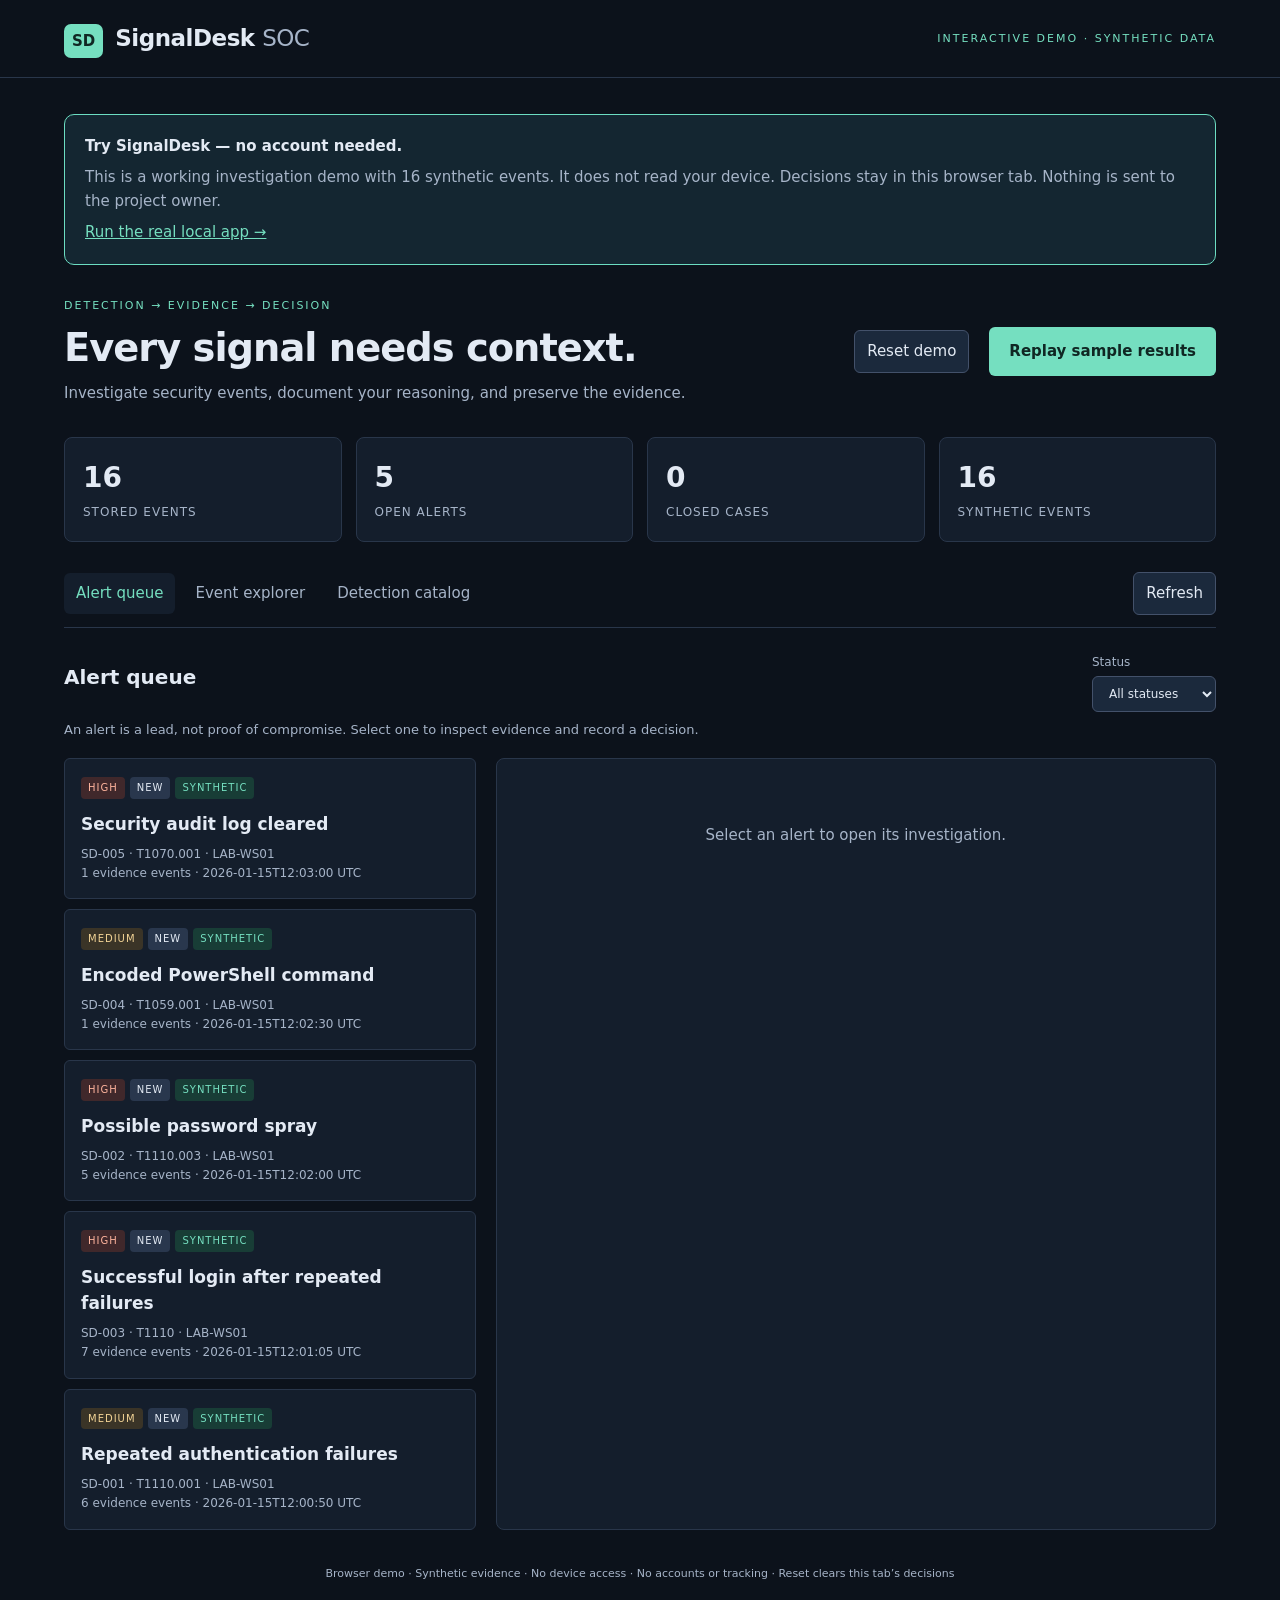
<file: index.html>
<!doctype html>
<html lang="en"><head><meta charset="utf-8"><meta name="viewport" content="width=device-width,initial-scale=1"><title>SignalDesk SOC</title><link rel="stylesheet" href="./style.css"><script src="./seed.js" defer></script><script src="./demo.js" defer></script><script src="./app.js" defer></script></head>
<body><header><div><span class="mark">SD</span><strong>SignalDesk <span>SOC</span></strong></div><span class="local">INTERACTIVE DEMO · SYNTHETIC DATA</span></header>
<main><section class="demo-notice"><strong>Try SignalDesk — no account needed.</strong><p>This is a working investigation demo with 16 synthetic events. It does not read your device. Decisions stay in this browser tab. Nothing is sent to the project owner.</p><a href="https://github.com/ManOfCulture2003/signaldesk-soc/tree/secure-local-and-demo-nov08#quick-start" target="_blank" rel="noopener">Run the real local app →</a></section><section class="intro"><div><p class="eyebrow">DETECTION → EVIDENCE → DECISION</p><h1>Every signal needs context.</h1><p>Investigate security events, document your reasoning, and preserve the evidence.</p></div><button id="lock" type="button">Reset demo</button><button id="detect">Replay sample results</button></section>
<div id="message" role="status" aria-live="polite"></div><section id="stats" class="stats" aria-label="Investigation statistics"></section>
<div class="toolbar"><nav aria-label="Workspace"><button class="active" id="tab-alerts">Alert queue</button><button id="tab-events">Event explorer</button><button id="tab-rules">Detection catalog</button></nav><button id="refresh">Refresh</button></div>
<section id="alerts"><div class="section-title"><h2>Alert queue</h2><label>Status <select id="status-filter"><option value="">All statuses</option><option>new</option><option>investigating</option><option>closed</option></select></label></div><p class="hint">An alert is a lead, not proof of compromise. Select one to inspect evidence and record a decision.</p><div class="split"><div id="alert-list" class="cards"></div><aside id="case"><p class="empty">Select an alert to open its investigation.</p></aside></div></section>
<section id="events" hidden><h2>Event explorer</h2><form id="search"><label>Host <input name="host" placeholder="Exact host"></label><label>User <input name="user" placeholder="Exact user"></label><label>Source IP <input name="src_ip" placeholder="Exact IP"></label><label>Kind <select name="kind"><option value="">All kinds</option><option>auth_failure</option><option>auth_success</option><option>process_start</option><option>audit_cleared</option></select></label><button>Search</button></form><p id="event-count"></p><div id="event-table" class="scroll"></div><div class="pager"><button id="prev">Previous</button><button id="next">Next</button></div></section>
<section id="rules" hidden><h2>Detection catalog</h2><p class="hint">Version 1 · Event-time correlation · Five explicit rules. These are native SignalDesk rules, not a Sigma execution engine.</p><div id="rule-list" class="rule-grid"></div></section>
<section class="import" hidden><div><h2>Bring your evidence</h2><p>UTF-8 NDJSON or exported Windows Event XML. Up to 5 MiB / 10,000 events per import. Files stay on this computer.</p></div><form id="import-form"><label>Format <select id="format"><option value="ndjson">Normalized NDJSON</option><option value="windows-xml">Windows Event XML</option></select></label><label>Evidence file <input id="file" type="file" accept=".jsonl,.ndjson,.xml,.json" required></label><button>Import evidence</button></form></section>
<footer>Browser demo · Synthetic evidence · No device access · No accounts or tracking · Reset clears this tab’s decisions</footer></main></body></html>
</file>
<file: style.css>
:root{color-scheme:dark;--bg:#0c121b;--panel:#141e2c;--line:#29364a;--text:#e3eaf4;--muted:#a6b4c8;--accent:#75dfc0}*{box-sizing:border-box}body{margin:0;background:var(--bg);color:var(--text);font:15px/1.55 system-ui,sans-serif}header{height:78px;border-bottom:1px solid var(--line);display:flex;justify-content:space-between;align-items:center;padding:0 5vw}header strong{font-size:23px;letter-spacing:-.5px}header strong span{font-weight:400;color:var(--muted)}.mark{background:var(--accent);color:#102723;border-radius:7px;padding:8px;margin-right:12px;font-weight:800}.local,.eyebrow{font-size:11px;letter-spacing:2px;color:var(--accent)}main{max-width:1440px;margin:auto;padding:36px 5vw}.intro{display:flex;align-items:center;justify-content:space-between;gap:20px;margin-bottom:24px}h1{font-size:clamp(28px,3vw,42px);line-height:1.15;letter-spacing:-1px;margin:12px 0}h2{font-size:20px;margin:0 0 10px}h3{font-size:17px;margin:8px 0}p{margin:8px 0;color:var(--muted)}button,select,input,textarea{font:inherit;border-radius:6px;border:1px solid #43516a;padding:9px 12px;background:#1b293c;color:var(--text)}button{cursor:pointer}button:hover{border-color:var(--accent);color:var(--accent)}button:focus-visible,input:focus-visible,select:focus-visible,textarea:focus-visible{outline:2px solid var(--accent);outline-offset:3px}button:disabled{opacity:.4;cursor:default}#detect{background:var(--accent);color:#102723;font-weight:700;border:0;padding:13px 20px}#message{padding:0;color:var(--accent);white-space:pre-wrap}#message:not(:empty){border-left:3px solid var(--accent);padding:12px 16px;margin-bottom:20px;background:var(--panel)}.stats{display:grid;grid-template-columns:repeat(4,1fr);gap:14px;margin-bottom:30px}.stat{background:var(--panel);border:1px solid var(--line);padding:18px;border-radius:8px}.stat strong{display:block;font-size:28px}.stat span{color:var(--muted);font-size:12px;text-transform:uppercase;letter-spacing:1px}.toolbar,.section-title{display:flex;align-items:center;justify-content:space-between;gap:10px}.toolbar{border-bottom:1px solid var(--line);margin-bottom:25px;padding-bottom:12px}nav{display:flex;gap:8px}nav button{border:0;background:transparent;color:var(--muted)}nav .active{background:var(--panel);color:var(--accent)}.hint{font-size:13px;margin-bottom:18px}.split{display:grid;grid-template-columns:minmax(260px, .8fr) minmax(0,1.4fr);gap:20px}.cards{display:flex;flex-direction:column;gap:10px}.alert{width:100%;text-align:left;padding:16px;background:var(--panel);border:1px solid var(--line)}.alert.selected{border-color:var(--accent);background:#172b33}.meta{font-size:12px;color:var(--muted)}.badge{font-size:10px;letter-spacing:1px;padding:3px 7px;display:inline-block;border-radius:4px;margin:0 5px 4px 0;text-transform:uppercase;background:#29374d}.high{color:#ffb59e;background:#40282b}.medium{color:#f2d395;background:#3a3427}.synthetic{color:var(--accent);background:#183d36}aside{border:1px solid var(--line);background:var(--panel);border-radius:8px;padding:22px;min-height:300px;overflow-wrap:anywhere}.empty{padding:35px 10px;text-align:center}.scroll{overflow:auto}table{width:100%;border-collapse:collapse;font-size:12px}td,th{padding:10px;border-bottom:1px solid var(--line);text-align:left;vertical-align:top;white-space:nowrap}th{color:var(--muted);font-size:11px;font-weight:500;text-transform:uppercase}pre{white-space:pre-wrap;overflow-wrap:anywhere;font-size:12px;background:#0b131f;padding:12px;border-radius:6px;max-height:330px;overflow:auto}details{border-bottom:1px solid var(--line);padding:10px 0}summary{cursor:pointer;color:var(--accent)}form{display:flex;gap:12px;align-items:end;flex-wrap:wrap}label{display:flex;flex-direction:column;gap:4px;font-size:12px;color:var(--muted)}textarea{width:100%;resize:vertical}.case-form{margin-top:20px}.case-form label.note{width:100%}.case-form button{background:var(--accent);color:#102723}a{color:var(--accent)}.rule-grid{display:grid;grid-template-columns:repeat(auto-fit,minmax(280px,1fr));gap:16px}.rule{padding:20px;border:1px solid var(--line);background:var(--panel);border-radius:8px}.import{border-top:1px solid var(--line);margin-top:40px;padding-top:28px}.import p{font-size:13px;margin-bottom:18px}input[type=file]{max-width:320px}.pager{display:flex;gap:10px;margin-top:12px}footer{margin-top:35px;color:var(--muted);font-size:11px;text-align:center}[hidden]{display:none!important}@media(max-width:760px){header{padding:0 20px}.local{display:none}main{padding:25px 20px}.intro{align-items:start;flex-direction:column}.stats{grid-template-columns:repeat(2,1fr)}.split{grid-template-columns:1fr}nav{gap:0}nav button{padding:8px;font-size:12px}.section-title{align-items:start}.rule-grid{grid-template-columns:1fr}}

[hidden]{display:none!important}.demo-notice{padding:20px;border:1px solid #6cddc2;border-radius:10px;margin-bottom:24px;background:#142631}.intro{flex-wrap:wrap}.intro>div{flex:1 1 300px}button:focus-visible,a:focus-visible{outline:3px solid #6cddc2;outline-offset:3px}
</file>
